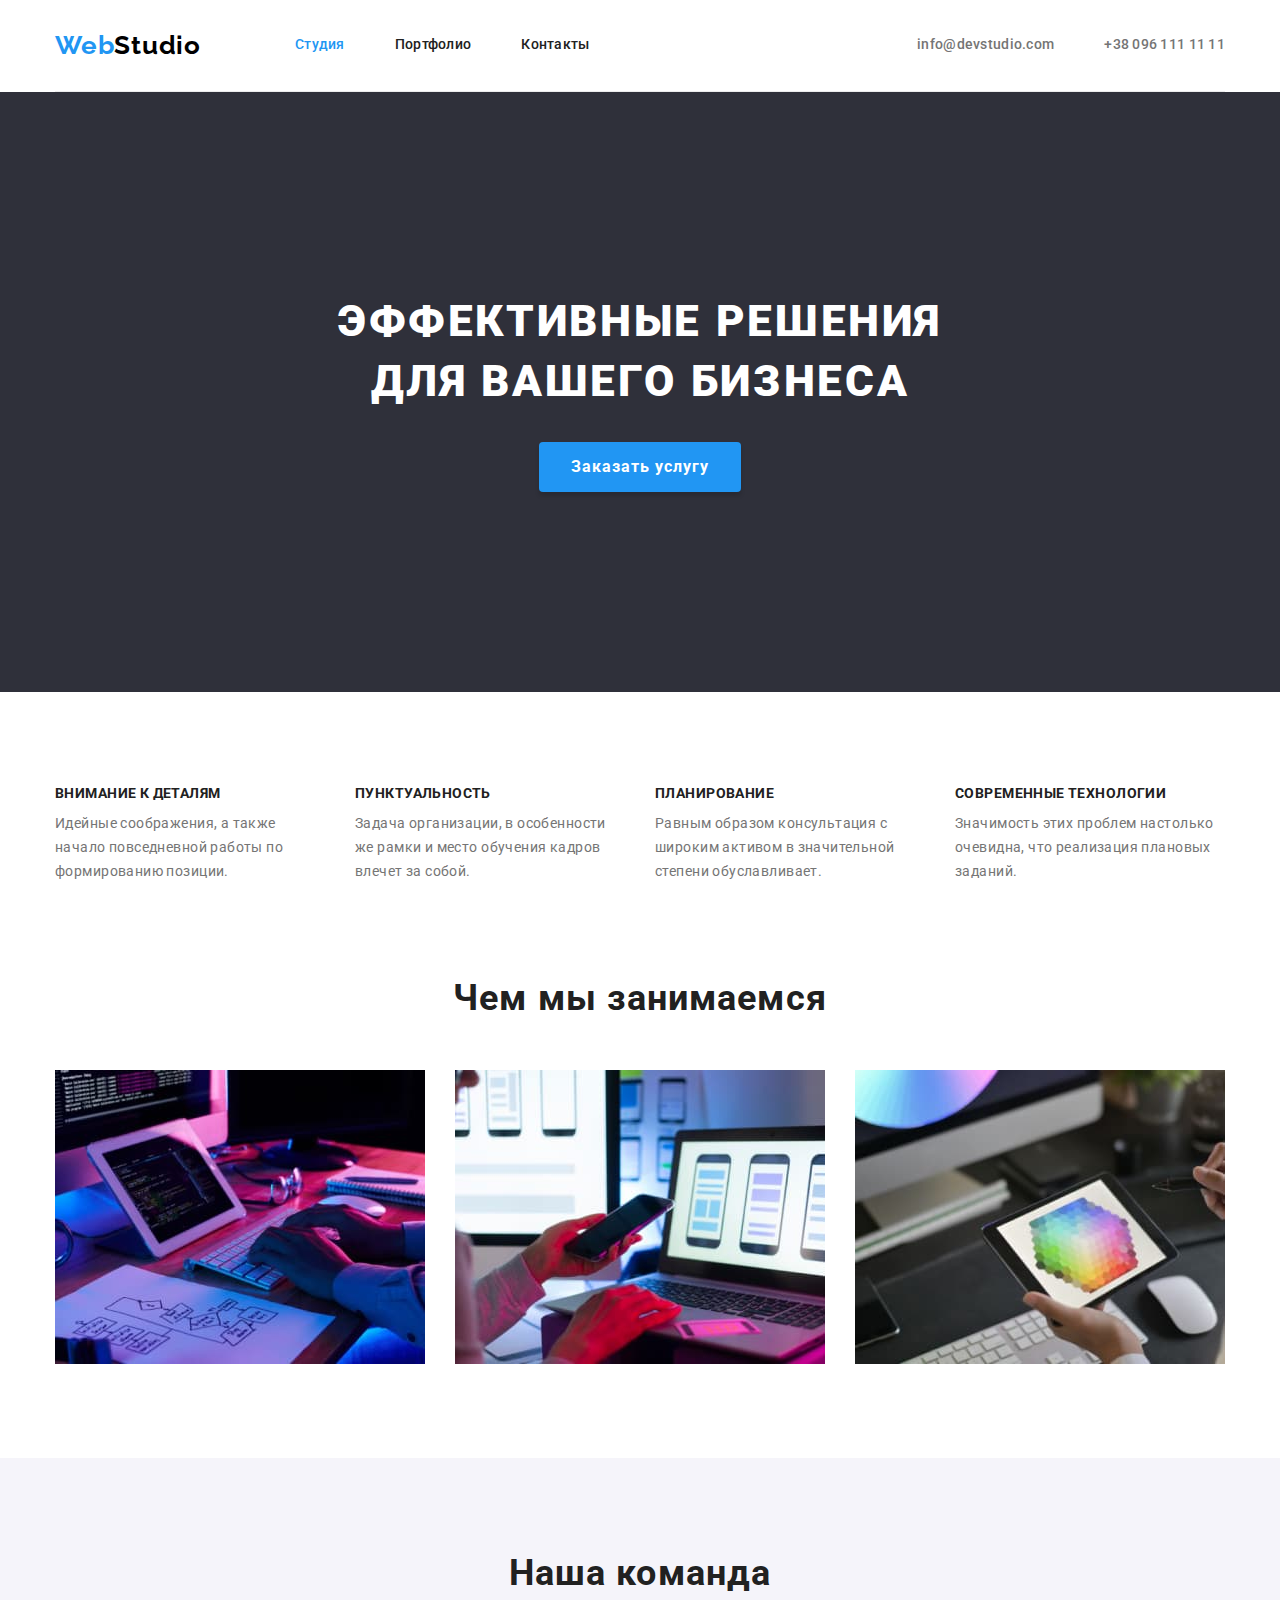
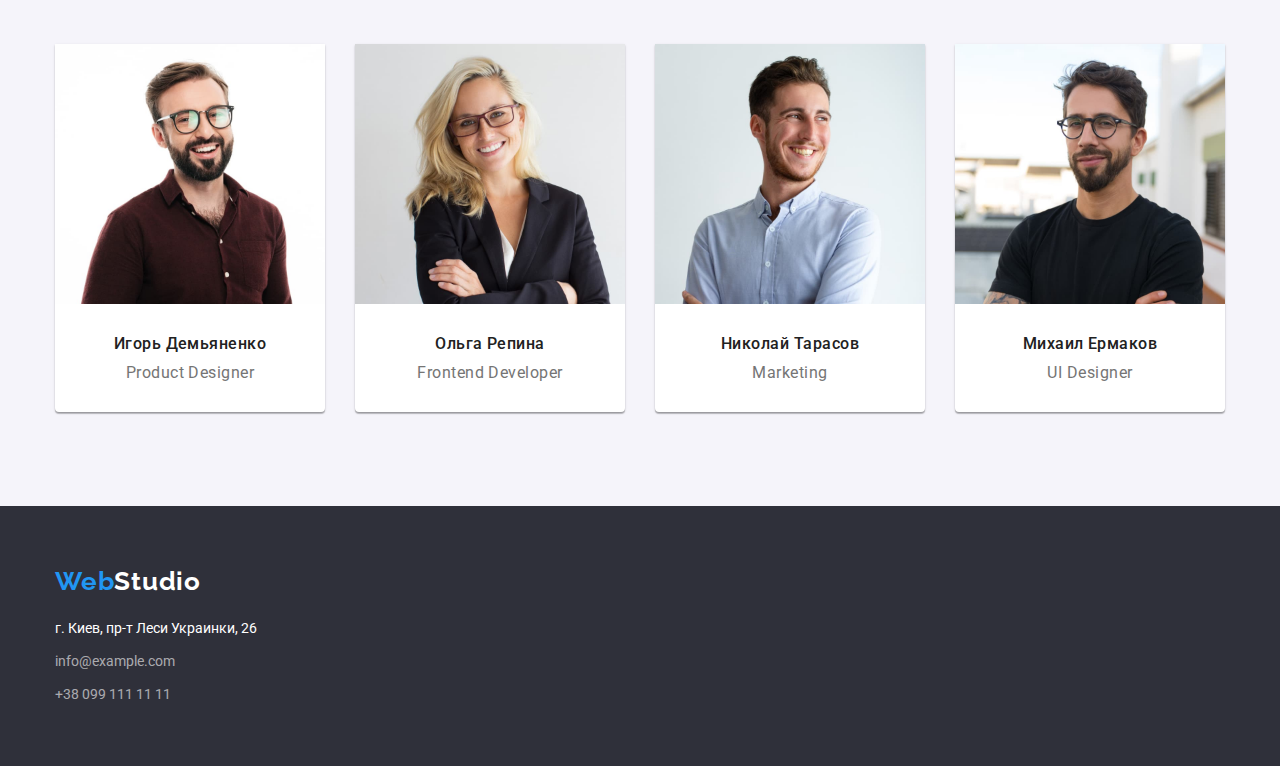
<file: index.html>
<!DOCTYPE html>
<html lang="ru">
<head>
    <meta charset="UTF-8">
    <meta http-equiv="X-UA-Compatible" content="IE=edge">
    <meta name="viewport" content="width=device-width, initial-scale=1.0">
    <title>WebStudio</title>
    <link rel="preconnect" href="https://fonts.googleapis.com"/>
    <link rel="preconnect" href="https://fonts.gstatic.com" crossorigin/>
    <link href="https://fonts.googleapis.com/css2?family=Raleway:wght@700&family=Roboto:wght@400;500;700;900&display=swap" rel="stylesheet"/>
    <link rel="libraries" href="https://cdnjs.com/libraries/modern-normalize"/>
    <link rel="stylesheet" href="./css/styles.css"/>
</head>
<body>
    <!--Шапка сайта-->
    <header>
        <div class="container header-container">
            <nav class="site-nav nav-content">
                <a href="./index.html" class="link logo-header"><span class="logo-accent">Web</span>Studio</a>
                <div class="header-nav">
                    <ul class="site-nav list">
                        <li class="list-item"><a href="" class="link current">Студия</a></li>
                        <li class="list-item"><a href="./portfolio.html" class="link">Портфолио</a></li>   
                        <li class="list-item"><a href="" class="link">Контакты</a></li>    
                    </ul>
                </div>
                <div class="header-connect">
                    <ul class="auth-nav list">
                    <li class="item"><a href="mailto:info@devstudio.com" class="link auth-nav">info@devstudio.com</a></li>
                    <li class="item"><a href="tel:+380961111111" class="link auth-nav">+38 096 111 11 11</a></li>
                    </ul>
                </div>
            </nav>
        </div>      
    </header>
    <main>
        <!--Баннер-->
        <section class="hero">
            <div class="hero-container">
                <h1 class="title">Эффективные решения<br>для вашего бизнеса</h1>
                <button type="button" class="button">Заказать услугу</button>
            </div>  
        </section >
        <!--Особенности-->
        <section>
            <div class="container features-container">
                <h2 class="visually-hidden">Особенности</h2>
                <div class="features-list">
                    <ul class="list features-list">
                        <li>
                            <div class="feature-item">
                                <h3 class="list-title">Внимание к деталям</h3>
                                <p class="list-text">Идейные соображения, а также начало повседневной работы по формированию позиции.</p>
                            </div>
                        </li>
                        <li>
                            <div class="feature-item">
                                <h3 class="list-title">Пунктуальность</h3>
                                <p class="list-text">Задача организации, в особенности же рамки и место обучения кадров влечет за собой.</p>
                            </div>
                        </li>
                        <li>
                            <div class="feature-item">
                                <h3 class="list-title">Планирование</h3>
                                <p class="list-text">Равным образом консультация с широким активом в значительной степени обуславливает.</p>
                            </div>
                        </li>
                        <li>
                            <div class="feature-item">   
                                <h3 class="list-title">Современные технологии</h3>
                                <p class="list-text">Значимость этих проблем настолько очевидна, что реализация плановых заданий.</p>
                            </div>
                        </li>
                        </ul>
                    </div>
            </div>
        </section>
        <!--Чем мы занимаемся-->
        <section>
            <div class="container work-container">
                <h2 class="section-title">Чем мы занимаемся</h2>
                <div class="work-list">
                    <ul class="list">
                        <li>
                            <div class="work-item">
                                <img src="./images/imgbox1.jpg" alt="Разработчик пишет программу по алгоритму на компьютере" width="370" height="294">                 
                            </div>
                        </li>
                        <li>
                            <div class="work-item">
                                <img src="./images/imgbox2.jpg" alt="Разработчик выбирает формат разметки приложения для смартфона на ноутбуке" width="370" height="294">
                            </div>
                        </li>
                        <li>
                            <div class="work-item">
                                <img src="./images/imgbox3.jpg" alt="Разработчик выбирает цветовую гамму на Ай-Паде" width="370" height="294">
                            </div>
                        </li>
                    </ul>
                </div>
            </div>
        </section>
        <!--Наша команда-->
        <section class="team">
            <div class="container team-container">
                <h2 class="section-title">Наша команда</h2>
                <div class="team-list">
                <ul class="list">
                    <li class="team-item">
                        <div class="team-thumb">
                            <img src="./images/teamcard1.jpg" alt="Фото Игоря Демьяненко" width="270" height="260">
                        </div>
                        <div class="team-content">
                            <h3 class="card-title">Игорь Демьяненко</h3>
                            <p lang="en"class="card-text">Product Designer</p>
                        </div>
                    </li>
                    <li class="team-item">
                        <div class="team-thumb">
                            <img src="./images/teamcard2.jpg" alt="Фото Ольги Репиной" width="270" height="260">
                        </div>
                        <div class="team-content">
                            <h3 class="card-title">Ольга Репина</h3>
                            <p lang="en" class="card-text">Frontend Developer</p>
                        </div>
                    </li>
                    <li class="team-item">
                        <div class="team-thumb">
                            <img src="./images/teamcard3.jpg" alt="Фото Николая Тарасова" width="270" height="260">
                        </div>
                        <div class="team-content">
                            <h3 class="card-title">Николай Тарасов</h3>
                            <p lang="en" class="card-text">Marketing</p>
                        </div>
                    </li>
                    <li class="team-item">
                        <div class="team-thumb">
                            <img src="./images/teamcard4.jpg" alt="Фото Михаила Ермакова" width="270" height="260">
                        </div>
                        <div class="team-content">
                            <h3 class="card-title">Михаил Ермаков</h3>
                            <p lang="en" class="card-text">UI Designer</p>
                        </div>
                    </li>
                </div>
                </ul>
            </div>
        </section>
    </main>
    <!--Подвал-->
    <footer>
        <section class="footer-contacts">
            <div class="container">
                <div class="address">
            <!--Логотип-->
                    <div class="logo-type">
                        <a href="./index.html" class="link logo-footer"><span class="logo-accent">Web</span>Studio</a>
                    </div>
                            <!--Контакты-->
                <address class="contacts-address">
                    <ul class="contacts-list list">
                        <li class="contacts-item">
                            <a href="https://goo.gl/maps/5R7yiULMFGfqJ35z7" class="link address-link address">г. Киев, пр-т Леси Украинки, 26</a>
                        </li>
                        <li class="contacts-item"> 
                            <a href="mailto:info@example.com" class="link address-link">info@example.com</a>
                        </li>
                        <li class="contacts-item">
                            <a href="tel:+380991111111" class="link address-link">+38 099 111 11 11</a>
                        </li>
                    </ul>
                </address>
                </div>
            </div>
        </section>
    </footer>    
</body>
</html>
</file>
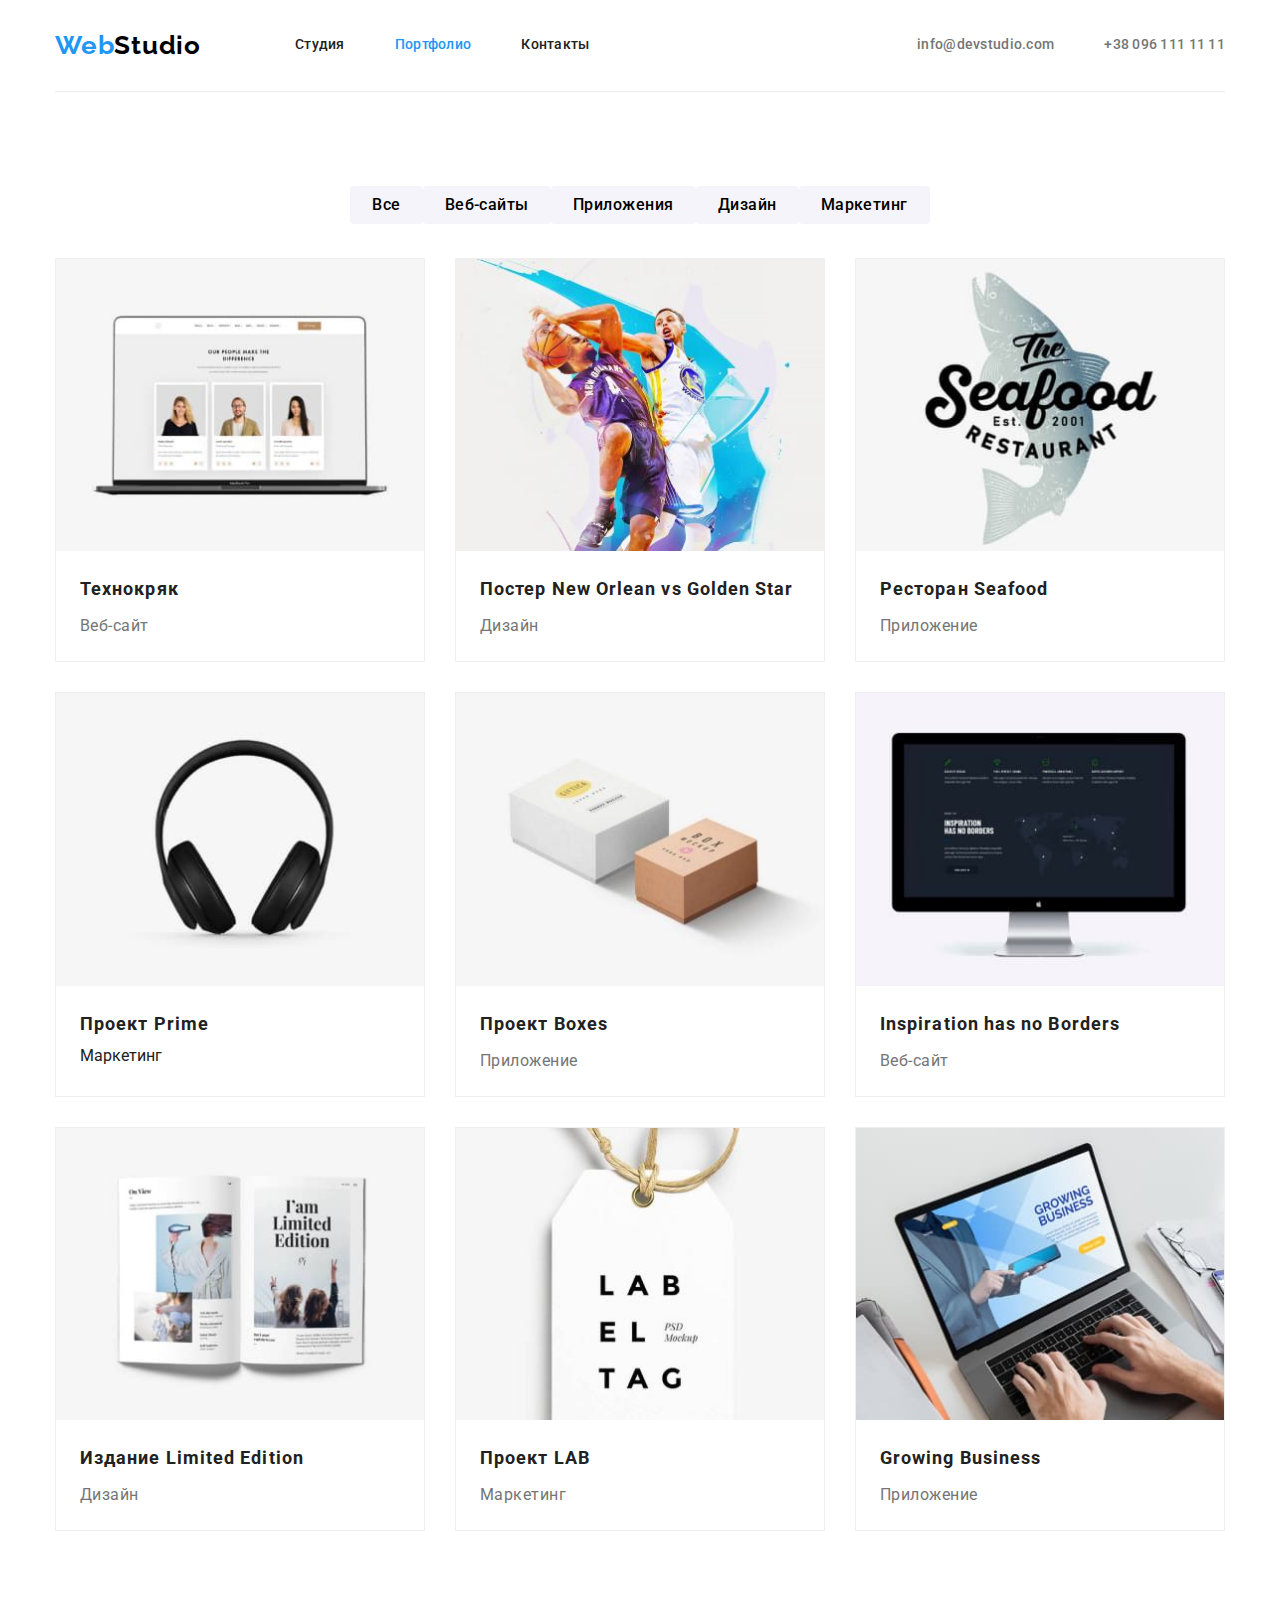
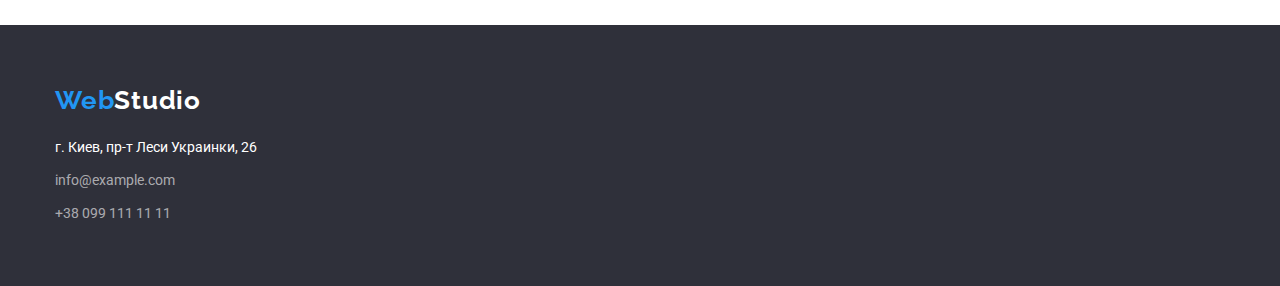
<file: portfolio.html>
<!DOCTYPE html>
<html lang="ru">
<head>
    <meta charset="UTF-8">
    <meta http-equiv="X-UA-Compatible" content="IE=edge">
    <meta name="viewport" content="width=device-width, initial-scale=1.0">
    <title>WebStudio</title>
    <link rel="preconnect" href="https://fonts.googleapis.com"/>
    <link rel="preconnect" href="https://fonts.gstatic.com" crossorigin/>
    <link href="https://fonts.googleapis.com/css2?family=Raleway:wght@700&family=Roboto:wght@400;500;700;900&display=swap" rel="stylesheet"/>
    <link rel="libraries" href="https://cdnjs.com/libraries/modern-normalize"/>
    <link rel="stylesheet" href="./css/styles.css"/>
</head>
<body>
    <!--Шапка сайта-->
    <header>
        <div class="container header-container">
            <nav class="site-nav nav-content">
                <a href="./index.html" class="link logo-header"><span class="logo-accent">Web</span>Studio</a>
                <div class="header-nav">
                    <ul class="site-nav list">
                        <li class="list-item"><a href="./index.html" class="link">Студия</a></li>
                        <li class="list-item"><a href="" class="link current">Портфолио</a></li>   
                        <li class="list-item"><a href="" class="link">Контакты</a></li>    
                    </ul>
                </div>
                <div class="header-connect">
                    <ul class="auth-nav list">
                    <li class="item"><a href="mailto:info@devstudio.com" class="link auth-nav">info@devstudio.com</a></li>
                    <li class="item"><a href="tel:+380961111111" class="link auth-nav">+38 096 111 11 11</a></li>
                    </ul>
                </div>
            </nav>
        </div>      
    </header>
    <main>
        <!--Портфолио проектов-->
        <section>
            <div class="container portfolio-container">
                <div class="button-container">
                    <h1 class="visually-hidden">Портфолио проектов</h1>
                    <!--Фильтр проектов-->
                    <div class="button-list">
                        <ul class="list "projects-button"">
                            <li><button type="button" class="portfolio-button">Все</button></li> 
                            <li><button type="button" class="portfolio-button">Веб-сайты</button></li>
                            <li><button type="button" class="portfolio-button">Приложения</button></li>
                            <li><button type="button" class="portfolio-button">Дизайн</button></li>
                            <li><button type="button" class="portfolio-button">Маркетинг</button></li>
                        </ul>
                    </div>
                </div>
                <!--Проекты-->
                <div class="card-container">
                    <ul class="list card-set">
                        <li class="card-item">
                            <a href="" class="link">
                                <div class="card-thumb">
                                    <img src="./images/image1.jpg" alt="Страница вебсайта открытая на ноутбуке" width="370" height="294"></a>
                                </div>
                                <div class="card-contents">               
                                    <h2 class="projects-title">Технокряк</h2>
                                    <p class="projects-text">Веб-сайт</p>
                                </div>
                            </a> 
                        </li>
                        <li class="card-item">
                            <a href="" class="link">
                                <div class="card-thumb">
                                    <img src="./images/image2.jpg" alt="Баскетболисты борятся за мяч" width="370" height="294">
                                </div>
                                <div class="card-contents">
                                    <h2 class="projects-title">Постер New Orlean vs Golden Star</h2>
                                    <p class="projects-text">Дизайн</p>
                                </div>
                            </a>
                        </li>
                        <li class="card-item">
                            <a href="" class="link">
                                <div class="card-thumb">
                                    <img src="./images/image3.jpg" alt="Логотип ресторана Сиафуд" width="370" height="294">
                                </div>
                                <div class="card-contents">
                                    <h2 class="projects-title">Ресторан Seafood</h2>
                                    <p class="projects-text">Приложение</p>
                                </div>
                            </a>
                        </li>
                        <li class="card-item">
                            <a href="" class="link">
                                <div class="card-thumb">
                                    <img src="./images/image4.jpg" alt="Беспроводные наушникм" width="370" height="294">                 
                                </div>
                                <div class="card-contents">
                                    <h2 class="projects-title">Проект Prime</h2>
                                    <pclass="projects-text">Маркетинг</p>
                                </div>
                            </a>
                        </li>
                        <li class="card-item">
                            <a href="" class="link">
                                <div class="card-thumb">
                                    <img src="./images/image5.jpg" alt="Две коробки. Большая и малая стоят рядом" width="370" height="294">
                                </div>
                                <div class="card-contents">
                                    <h2 class="projects-title">Проект Boxes</h2>
                                    <p class="projects-text">Приложение</p>
                                </div>
                            </a>
                        </li>
                        <li class="card-item">
                            <a href="" class="link">
                                <div class="card-thumb">
                                    <img src="./images/image6.jpg" alt="Страница вебсайта открытая на мониторе" width="370" height="294">
                                </div>
                                <div class="card-contents">
                                    <h2 class="projects-title">Inspiration has no Borders</h2>
                                    <p class="projects-text">Веб-сайт</p>
                                </div>
                            </a>
                        </li>
                        <li class="card-item">
                            <a href="" class="link">
                                <div class="card-thumb">
                                    <img src="./images/image7.jpg" alt=" Открытая книга" width="370" height="294">                 
                                </div>
                                <div class="card-contents">
                                    <h2 class="projects-title">Издание Limited Edition</h2>
                                    <p class="projects-text">Дизайн</p>
                                </div>
                            </a>
                        </li>
                        <li class="card-item">
                            <a href="" class="link">
                                <div class="card-thumb">
                                    <img src="./images/image8.jpg" alt="Постер в виде бирки" width="370" height="294">
                                </div>
                                <div class="card-contents">
                                    <h2 class="projects-title">Проект LAB</h2>
                                    <p class="projects-text">Маркетинг</p>
                                </div>
                            </a>
                        </li>
                        <li class="card-item">
                            <a href="" class="link">
                                <div class="card-thumb">
                                    <img src="./images/image9.jpg" alt="Мужчина работает на ноутбуке" width="370" height="294">
                                </div>
                                <div class="card-contents">
                                    <h2 class="projects-title">Growing Business</h2>
                                    <p class="projects-text">Приложение</p>
                                </div>
                            </a>
                        </li>
                    </ul>
            </div>
        </section>
    </main>
    <!--Подвал-->
    <footer>
        <section class="footer-contacts">
            <div class="container">
                <div class="address">
            <!--Логотип-->
                    <div class="logo-type">
                        <a href="./index.html" class="link logo-footer"><span class="logo-accent">Web</span>Studio</a>
                    </div>
                            <!--Контакты-->
                <address class="contacts-address">
                    <ul class="contacts-list list">
                        <li class="contacts-item">
                            <a href="https://goo.gl/maps/5R7yiULMFGfqJ35z7" class="link address-link address">г. Киев, пр-т Леси Украинки, 26</a>
                        </li>
                        <li class="contacts-item"> 
                            <a href="mailto:info@example.com" class="link address-link">info@example.com</a>
                        </li>
                        <li class="contacts-item">
                            <a href="tel:+380991111111" class="link address-link">+38 099 111 11 11</a>
                        </li>
                    </ul>
                </address>
                </div>
            </div>
        </div>
        </section>
    </footer>    
</body>
</html>
</file>
<file: css/styles.css>
/*Палитра сайта*/
/*Цвет основного текста заголовков #212121 */
/*Вторичный цвет текста #757575 */
/*Цвет контактов rgba(255, 255, 255, 0.6) */
/* Цвет логотипа в хедере #000000 */
/*Белый цвет #FFFFFF */
/*Цвет акцента #2196F3 */
/*Цвет кнопки при наведении #188CE8 */
/*Цвет фона #2F303A #E5E5E5  #FFFFFF */
/*Цвет рамки кнопок фильтра #F5F4FA */
/*Цвет рамки картинок в Портфолио #CCCCCC */

:root {
    --primary-text-color: #757575;
    --title-text-color: #212121;
    --accent-color: #2196F3;
    --primary-white-color: #ffffff;
    --accent-background-color: #2F303A;
    --contacts-color: rgba(255, 255, 255, 0.6);
    --background-features-color: #E5E5E5;
    --black-color: #000000;
    --accent-button: #188CE8;
    --button-color: #F5F4FA;
}
html {
    box-sizing: border-box;
}

*,
*::after,
*::before {
    box-sizing: inherit;
}

p, h1, h2, h3, h4 {
    margin: 0;
}

ul {
    margin: 0;
    padding: 0;
}

img {
    display: block;
    max-width: 100%;
    height: auto;
}

button {
    border: none;
}

body {
    font-family: "Roboto", sans-serif;
    color: var(--title-text-color);
    margin: 0;
    background-color: var(--primary-white-color);
}

.container {
    max-width: 1200px;
    margin: 0 auto;
    padding: 0 15px;
}

.list {
    list-style: none;
}

.link {
    text-decoration: none;
    color: inherit;
    border: 0;
}

/*шапка сайта*/
.header-container .nav-content {
    display: flex;
    padding-bottom: 0;
    padding-top: 0;
    align-items: center;
    background-color: var(--primary-white-color);
    border-bottom: 1px solid #ECECEC;
}

.header-nav .site-nav {
    display: flex;
}

.header-nav {
    margin-left: 94px;
}

.header-connect .auth-nav {
    display: flex;
}

.header-connect {
    margin-left: auto;
}

.site-nav .list-item {
    margin-right: 50px;
}

.site-nav .list-item:last-child {
    margin-right: 0;
}

.site-nav .link {
    display: block;
    padding-top: 30px;
    padding-bottom: 30px;
    font-style: normal;
    font-weight: 500;
    font-size: 14px;
    line-height: 1.14;
    letter-spacing: 0.02em;
}

.site-nav .link:hover,
.site-nav .link:focus {
    color: var(--accent-color);
}

.logo-accent {
    margin-left: 0;
    font-family: "Raleway", sans-serif;
    font-style: normal;
    font-weight: 700;
    font-size: 26px;
    line-height:  1.19;
    letter-spacing: 0.03em;
    color: var(--accent-color);
}

.site-nav .logo-header {
    margin-left: 0;
    font-family: "Raleway", sans-serif;
    font-style: normal;
    font-weight: 700;
    font-size: 26px;
    line-height: 1.19;
    letter-spacing: 0.03em;
    color: var(--black-color);
}

.site-nav .link.current {
    color: var(--accent-color);
}

.auth-nav {
    font-style: 700;
    font-weight: 500;
    font-size: 14px;
    line-height: 1.14;
    letter-spacing: 0.02em;
    color: var(--primary-text-color);
}

.auth-nav .item + .item {
    margin-left: 50px;
}

.auth-nav:hover,
.auth-nav:focus {
    color: var(--accent-color);
}

/*Main*/
/*Баннер*/
.hero {
    background-color: var(--accent-background-color);
    text-align: center;
}

.hero-container {
    padding-top: 200px;
    padding-bottom: 200px;
}

.hero .title {
    font-weight: 900;
    font-size: 44px;
    line-height: 1.36;
    letter-spacing: 0.06em;
    text-transform: uppercase;
    color: var(--primary-white-color);
    margin-bottom: 30px;
}

.hero .button {
    min-width: 200px;
    font-family: inherit;
    font-weight: 700;
    font-size: 16px;
    line-height: 1.88;
    align-items: center;
    letter-spacing: 0.06em;
    background-color: var(--accent-color);
    color: var(--primary-white-color);
    cursor: pointer;
    padding: 10px 32px;
    box-shadow: 0px 4px 4px rgba(0, 0, 0, 0.15);
    border-radius: 4px;
}
.hero .button:hover,
.hero .button:focus {
    background-color: var(--accent-button);
}

/*Заголовки секций*/
.section-title {
    font-size: 36px;
    line-height: 1.17;
    text-align: center;
    letter-spacing: 0.03em;
    margin-bottom: 50px;
}

.visually-hidden {
    position: absolute;
    white-space: nowrap;
    width: 1px;
    height: 1px;
    overflow: hidden;
    border: 0;
    padding: 0;
    clip: rect(0 0 0 0);
    clip-path: inset(50%);
    margin: -1px;
}

/*Особенности*/
.features-container {
    padding-top: 94px;
    padding-bottom: 94px;
}

.features-list {
    display: flex;
    margin-right: -30px;
    padding: 0;
}

.feature-item {
    max-width: 270px;
    flex-basis: calc((100% / 4) - 30px);
    margin-right: 30px;
}

.list-title {
    margin-bottom: 10px;
    font-size: 14px;
    line-height: 1.14;
    letter-spacing: 0.03em;
    text-transform: uppercase;
}
.list-text {
    font-size: 14px;
    line-height: 1.71;
    letter-spacing: 0.03em;
    color: var(--primary-text-color);
}

/*Чем мы занимаемся*/
.work-container {
    padding-bottom: 94px;
}

.work-list ul {
    display: flex; 
    margin-right: -30px;
    padding: 0;
}
.work-item {
    max-width: 370px;
    flex-basis: calc((100% / 3) - 30px);
    margin-right: 30px;
}

/*Наша команда*/
.team {
    background-color: var(--button-color);
}

.team-container {
    padding-top: 94px;
    padding-bottom: 94px;
}

.team-list  ul {
    display: flex;
    margin-right: -30px;
    padding: 0;
}

.team-thumb {
    display: block;
    margin-bottom: 30px;
}

.team-item {
    max-width: 270px;
    flex-basis: calc((100% / 4) - 30px);
    margin-right: 30px;
    background-color: var(--primary-white-color);
}

.team-list .team-item {
    box-shadow: 0px 1px 3px rgba(0, 0, 0, 0.12), 0px 1px 1px rgba(0, 0, 0, 0.14), 0px 2px 1px rgba(0, 0, 0, 0.2);
    border-radius: 0px 0px 4px 4px;
}

.card-title {
    margin-bottom: 10px;
    font-weight: 500;
    font-size: 16px;
    line-height: 1.19;
    text-align: center;
    letter-spacing: 0.03em;
}

.card-text {
    margin-bottom: 30px;
    font-size: 16px;
    line-height: 1.19;
    text-align: center;
    letter-spacing: 0.03em;
    color: var(--primary-text-color);
}

/*Подвал*/
.footer-contacts {
    background-color: var(--accent-background-color);
    margin-top: 0;
    margin-bottom: 0;
}

.address {
    padding-top: 60px;
    padding-bottom: 60px;
}

.logo-type {
    margin-bottom: 20px;
}

.logo-footer {
    font-family: "Raleway", sans-serif;
    font-style: normal;
    font-weight: 700;
    font-size: 26px;
    line-height: 1.19;
    letter-spacing: 0.03em;
    color: var(--primary-white-color); 
}

.logo-footer:hover,
.logo-footer:focus {
    color: var(--accent-color); 
}

.address-link:hover,
.address-link:focus {
    color: var(--accent-color);
}

.address-link {
    font-style: normal;
    font-weight: 400;
    font-size: 14px;
    line-height: 1.71;
    color: var(--contacts-color);
}
.address {
    color: var(--primary-white-color);
}

.contacts-item {
    margin-bottom: 9px;
}

.contacts-item:last-child {
    margin-bottom: 0;
}

/*Портфолио*/
.portfolio-container {
    background-color: var(--primary-white-color);
}

.button-container {
    margin: 0;
    padding-top: 94px;
    padding-bottom: 34px;
}

.card-container {
    margin: 0;
    padding-bottom: 94px;
}

.button-list ul {
    display: flex;
    justify-content: center;
}

.projects .link:hover,
.projects .link:focus {
    color: var(--accent-color);
}

.portfolio-button {
    margin-right: 8px;
    padding: 6px 22px;
    font-family: inherit;
    font-style: normal;
    font-weight: 500;
    font-size: 16px;
    line-height: 1.63;
    text-align: center;
    letter-spacing: 0.03em;
    background-color: var(--button-color);
    cursor: pointer;
    border-radius: 4px;
}

.portfolio-button:last-child {
    margin-right: 0;
}

.portfolio-button:hover,
.portfolio-button:focus {
    background-color: var(--accent-color);
    color: var(--primary-white-color);
    box-shadow: 0px 3px 1px rgba(0, 0, 0, 0.1), 0px 1px 2px rgba(0, 0, 0, 0.08), 0px 2px 2px rgba(0, 0, 0, 0.12);
    border-radius: 4px;
}

.portfolio-container .card-set {
    display: flex;
    flex-wrap: wrap;
    margin-right: -30px;
    margin-bottom: -30px;
    padding: 0;
    background-color: var(--primary-white-color);
}  

.card-thumb {
    display: block;
}

.card-item {
    max-width: 370px;
    flex-basis: calc((100% / 3) - 30px);
    margin-right: 30px;
    margin-bottom: 30px;
    background: var(--primary-white-color);
    border: 1px solid #EEEEEE;
}

.card-contents {
    padding: 20px 24px;
}

.projects-title {
    margin-bottom: 4px;
    font-style: normal;
    font-weight: 700;
    font-size: 18px;
    line-height: 2.0;
    letter-spacing: 0.06em;
}

.projects-text {
    font-style: normal;
    font-size: 16px;
    line-height: 1.88;
    letter-spacing: 0.03em;
    color: var(--primary-text-color);
}
</file>
